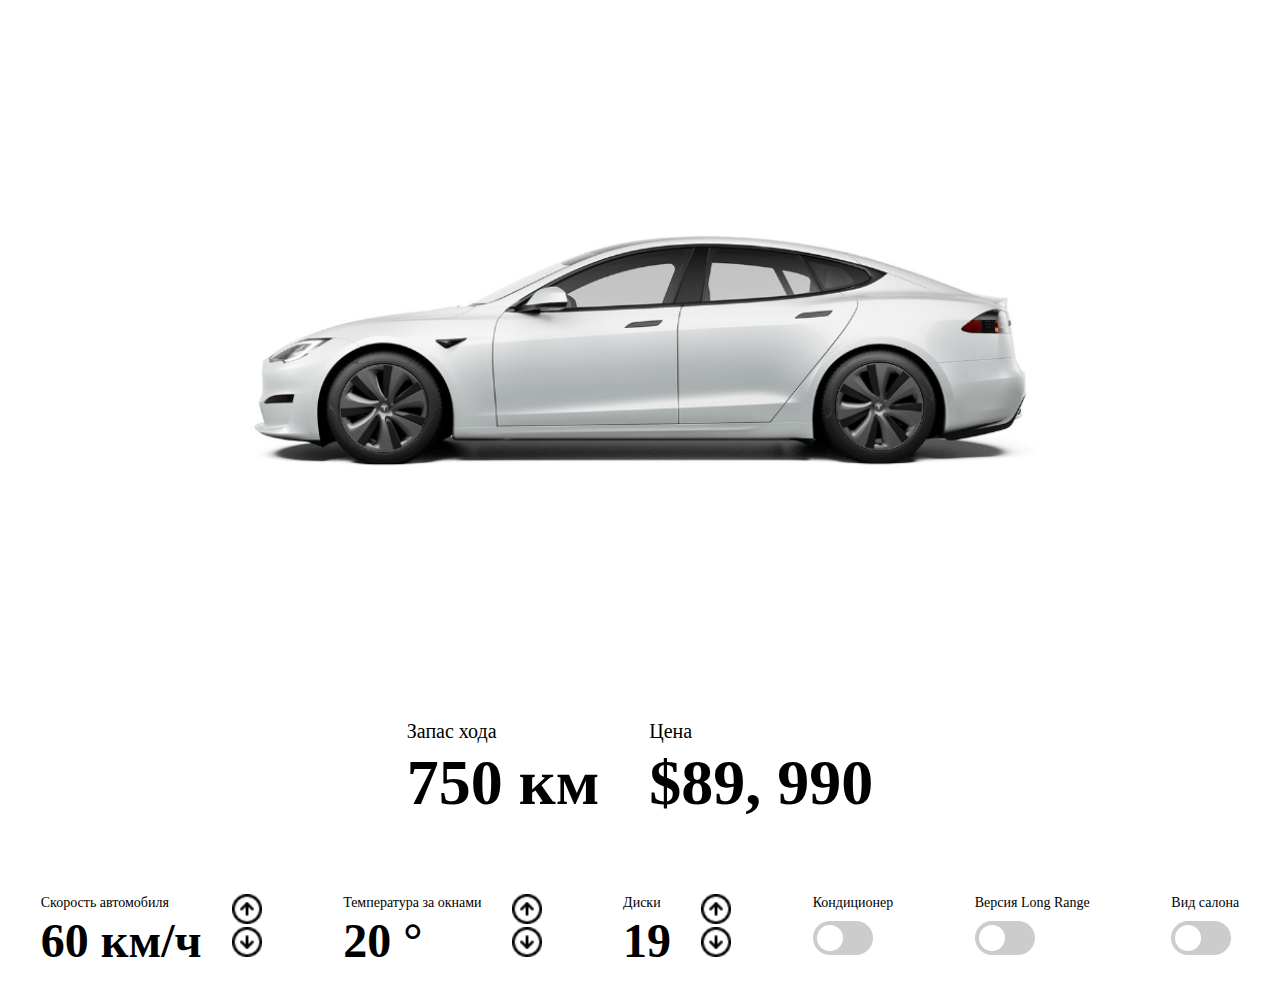
<file: index.html>
<!DOCTYPE html>
<html lang="en">

<head>
    <meta charset="UTF-8">
    <meta http-equiv="X-UA-Compatible" content="IE=edge">
    <meta name="viewport" content="width=device-width, initial-scale=1.0">
    <title>Document</title>
    <link rel="stylesheet" href="./style.css">
</head>

<body>
    <div class="container">
        <div class="img">
            <img src="./img/tesla model x.png" alt="">
        </div>


        <div class="box1">
            <div class="text_km">
                <h2>Запас хода</h2>
                <h5> <b>750</b> км</h5>
            </div>
            <div class="text_narx">
                <h2>Цена</h2>
                <h5>$89, 990</h5>
            </div>
        </div>
        <br><br><br><br>

        <div class="biggest_box">

            <div class="box_speed">
                <div class="text1">
                    <h2>Скорость автомобиля</h2>
                    <h5> <b>60</b> км/ч</h5>
                </div>
                <div class="btns1">
                    <button id="plus_speed"><img src="./img/verx.png" alt=""></button>
                    <button id="minus_speed"><img src="./img/vniz.png" alt=""></button>
                </div>
            </div>
            <div class="box_temperage">
                <div class="text2">
                    <h2>Температура за окнами</h2>
                    <h5> <b>20</b> °</h5>
                </div>
                <div class="btns2">
                    <button id="plus_temperage"><img src="./img/verx.png" alt=""></button>
                    <button id="minus_temperage"><img src="./img/vniz.png" alt=""></button>
                </div>

            </div>
            <div class="box_disk">
                <div class="text3">
                    <h2>Диски</h2>
                    <h5>19</h5>

                </div>
                <div class="btns3">
                    <button id="plus_disk"><img src="./img/verx.png" alt=""></button>
                    <button id="minus_disk"><img src="./img/vniz.png" alt=""></button>
                </div>
            </div>
            <div class="box_condition">
                <div class="text4">
                    <h2 id="cont">Кондиционер</h2>
                </div>
                <label class="switch">
                    <input type="checkbox" id="condition">
                    <span class="slider round"></span>
                </label>
            </div>
            <div class="box_longrange">
                <div class="text5">
                    <h2>Версия Long Range</h2>
                </div>

                <label class="switch">
                    <input type="checkbox">
                    <span class="slider round"></span>
                </label>
            </div>

            <div class="box_camera">
                <div class="text6">
                    <h2>Вид салона</h2>

                </div>

                <label class="switch" id="btn">
                    <input type="checkbox">

                    <span class="slider round"></span>
                </label>

            </div>

        </div>
    </div>

    <br>
    <script src="./index.js"></script>
</body>

</html>
</file>
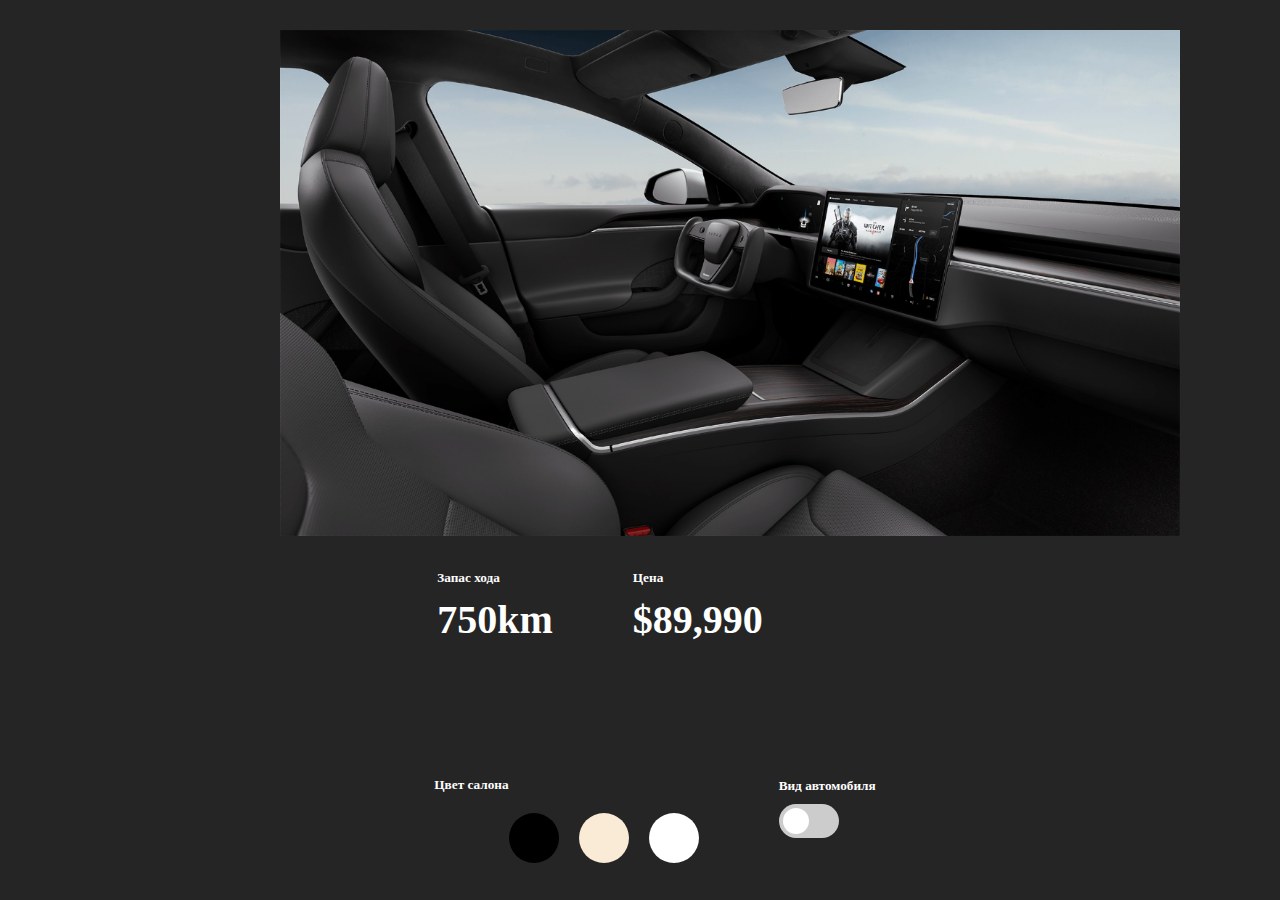
<file: ndex.html>
<!DOCTYPE html>
<html lang="en">

<head>
    <meta charset="UTF-8">
    <meta name="viewport" content="width=device-width, initial-scale=1.0">
    <title>Document</title>
    <link rel="stylesheet" href="./style.css">
</head>
<style>
    body {
        background-color: #252525;
        color: white;
    }
</style>

<body>

    <main>
        <div class="images">
            <div class="container">
                <div class="img_salon">
                    <img src="./img/salon cherniy.png" alt="">
                </div>

                <div class="text_zapas">
                    <div class="left">
                        <h5>Запас хода</h5>
                        <h1>750km</h1>
                    </div>
                    <div class="right">
                        <h5> Цена</h5>
                        <h1>$89,990</h1>
                    </div>

                    <br>

                </div>

                <div class="color_ball">
                    <div class="text_cvet">
                        <h5>Цвет салона</h5>
                    </div>
                    <div class="colorss">
                        <div class="black">
                            <button></button>
                        </div>
                        <div class="kaymak">
                            <button></button>
                        </div>
                        <div class="white">
                            <button></button>
                        </div>
                    </div>
                    <div class="vid_avto">
                        <h5>Вид автомобиля</h5>
                        <div class="text_vid">

                        </div>
                        <label class="switch" id="bran">
                            <input type="checkbox">
        
                            <span class="slider round"></span>
                        </label>
                    </div>
                    
                </div>
            </div>
        </div>

    </main>
    <script src="./ndex.html"></script>
</body>

</html>
</file>
<file: style.css>
* {
    margin: 0;
    padding: 0;
    box-sizing: border-box;
}

.container {
    width: 100%;
}

.img img {
    width: 100%;
    display: flex;
    justify-content: center;
}

.box1 {
    display: flex;
    justify-content: center;
    gap: 50px;
}

.text_km h2 {
    font-size: 20px;
    font-weight: 500;
    line-height: 24px;
    letter-spacing: 0em;
    text-align: left;

}

.text_km h5 {

    font-size: 64px;
    font-weight: 700;
    line-height: 79px;
    letter-spacing: 0em;
    text-align: left;

}

.text_km b {
    font-size: 64px;
    font-weight: 700;
    line-height: 79px;
    letter-spacing: 0em;
    text-align: left;

}


.text_narx h2 {
    font-size: 20px;
    font-weight: 500;
    line-height: 24px;
    letter-spacing: 0em;
    text-align: left;

}

.text_narx h5 {
    font-size: 64px;
    font-weight: 700;
    line-height: 79px;
    letter-spacing: 0em;
    text-align: left;

}

.biggest_box {
    display: flex;
    justify-content: space-around;
}


.box_speed {
    width: 16, 66666666666667%;
    display: flex;
    gap: 30px;

}

.text1 h2 {
    font-family: Gilroy;
    font-size: 14px;
    font-weight: 500;
    line-height: 17px;
    letter-spacing: 0em;
    text-align: left;

}

.text1 h5 {
    font-size: 48px;
    font-weight: 700;
    line-height: 59px;
    letter-spacing: 0em;
    text-align: left;

}

.text1 b {
    font-size: 48px;
    font-weight: 700;
    line-height: 59px;
    letter-spacing: 0em;
    text-align: left;

}

.btns1 {
    display: flex;
    flex-direction: column;
}

button {
    border: 0;
    background-color: #fff;
}

button img {
    width: 30px;
}

.box_temperage {
    width: 16, 66666666666667%;
    display: flex;
    gap: 30px;

}

.text2 h2 {
    font-family: Gilroy;
    font-size: 14px;
    font-weight: 500;
    line-height: 17px;
    letter-spacing: 0em;
    text-align: left;

}

.text2 h5 {
    font-family: Gilroy;
    font-size: 48px;
    font-weight: 700;
    line-height: 59px;
    letter-spacing: 0em;
    text-align: left;

}

.btns2 {
    display: flex;
    flex-direction: column;
}


.box_disk {
    width: 16, 66666666666667%;
    display: flex;
    gap: 30px;

}

.text3 h2 {
    font-family: Gilroy;
    font-size: 14px;
    font-weight: 500;
    line-height: 17px;
    letter-spacing: 0em;
    text-align: left;

}

.text3 h5 {
    font-family: Gilroy;
    font-size: 48px;
    font-weight: 700;
    line-height: 59px;
    letter-spacing: 0em;
    text-align: left;

}

.btns3 {
    display: flex;
    flex-direction: column;
}




.text4 h2 {
    font-family: Gilroy;
    font-size: 14px;
    font-weight: 500;
    line-height: 17px;
    letter-spacing: 0em;
    text-align: left;

}

.box_condition {
    display: flex;
    flex-direction: column;
    gap: 10px;
}




.text5 h2 {
    font-family: Gilroy;
    font-size: 14px;
    font-weight: 500;
    line-height: 17px;
    letter-spacing: 0em;
    text-align: left;

}

.box_longrange {
    display: flex;
    flex-direction: column;
    gap: 10px;
}



.text6 h2 {
    font-size: 14px;
    font-weight: 500;
    line-height: 17px;
    letter-spacing: 0em;
    text-align: left;

}

.box_camera {
    display: flex;
    flex-direction: column;
    gap: 10px;
}






.containerr {
    width: 100%;
}

.boxx img {
    width: 1240px;
}

.boxx {
    display: flex;
    justify-content: center;
}

#black {
    background-color: black;
    border-radius: 100%;
    border: 0.1px solid;

}

#white {
    background-color: white;
    border-radius: 100%;
    border: 0.1px solid;

}

#beige {
    background-color: beige;
    border-radius: 100%;
    border: 0.1px solid;
}

.btns_color button {
    width: 36px;
    height: 36px;

}




.text_color h2 {
    font-size: 14px;
    font-weight: 500;
    line-height: 17px;
    letter-spacing: 0em;
    text-align: left;


}

.text_color {
    display: flex;
    flex-direction: column;
}

.box_color {
    display: flex;
    justify-content: center;
    align-items: center;
    gap: 70px;

}

.btns_color {
    display: flex;
    gap: 10px;
}


.colors {
    display: flex;
    gap: 15px;
}



.checkbox a {
    width: 60px;
    height: 34px;
    display: none;
    text-decoration: none;
    position: static;
    z-index: 10;
}

/* .tesla img {
    position: absolute;
    width: 100px;
    height: 100px;
    top: 430px;
    left: 400px;
    animation: spin 1s linear infinite; /* Применяем анимацию к изображению */
/* }



@keyframes spin {
    from {
        transform: rotate(0deg);
    }
    to {
        transform: rotate(360deg);
    }


} */





.switch {
    position: relative;
    display: inline-block;
    width: 60px;
    height: 34px;
}

.switch input {
    display: none;
}

.slider {
    position: absolute;
    cursor: pointer;
    top: 0;
    left: 0;
    right: 0;
    bottom: 0;
    background-color: #ccc;
    -webkit-transition: .4s;
    transition: .4s;
}

.slider:before {
    position: absolute;
    content: "";
    height: 26px;
    width: 26px;
    left: 4px;
    bottom: 4px;
    background-color: white;
    -webkit-transition: .4s;
    transition: .4s;
}

input:checked+.slider {
    background-color: #2196F3;
}

input:focus+.slider {
    box-shadow: 0 0 1px #2196F3;
}

input:checked+.slider:before {
    -webkit-transform: translateX(26px);
    -ms-transform: translateX(26px);
    transform: translateX(26px);
}

.slider.round {
    border-radius: 34px;
}

.slider.round:before {
    border-radius: 50%;
}

.img_salon img {
    margin-top: 30px;
    margin-left: 280px;
    width: 900px;
    top: 0;
    left: 0;
    right: 0;
    bottom: 0;
}

.text_zapas {
    align-items: center;
    display: flex;
    justify-content: center;
    gap: 80px;
}

.text_zapas h1 {
    padding-top: 10px;
    font-size: 40px;
}

.left {
    margin-top: 30px;
}

.right {
    margin-top: 30px;
}

.black button {
    width: 50px;
    height: 50px;
    border-radius: 50px;
    background-color: black;
}

.kaymak button {
    width: 50px;
    height: 50px;
    border-radius: 50px;
    background-color: antiquewhite;
}

.white button {
    gap: 20px;
    width: 50px;
    height: 50px;
    border-radius: 50px;
    background-color: white;
}

.color_ball {
    margin-top: 60px;
    display: flex;
    align-items: center;
    justify-content: center;
}

.colorss {
    align-items: center;
    justify-content: center;
    display: flex;
    margin-top: 30px;
    gap: 20px;
}
.colorss button {
    margin-top: 80px;
align-items: center;
justify-content: center;
}
.vid_avto {
    margin-left: 80px;
    margin-top: 50px;
}
.text_vid {
    margin-top: 10px;
}
.text_cvet h5 {
    margin-left: 30px;
}
</file>
